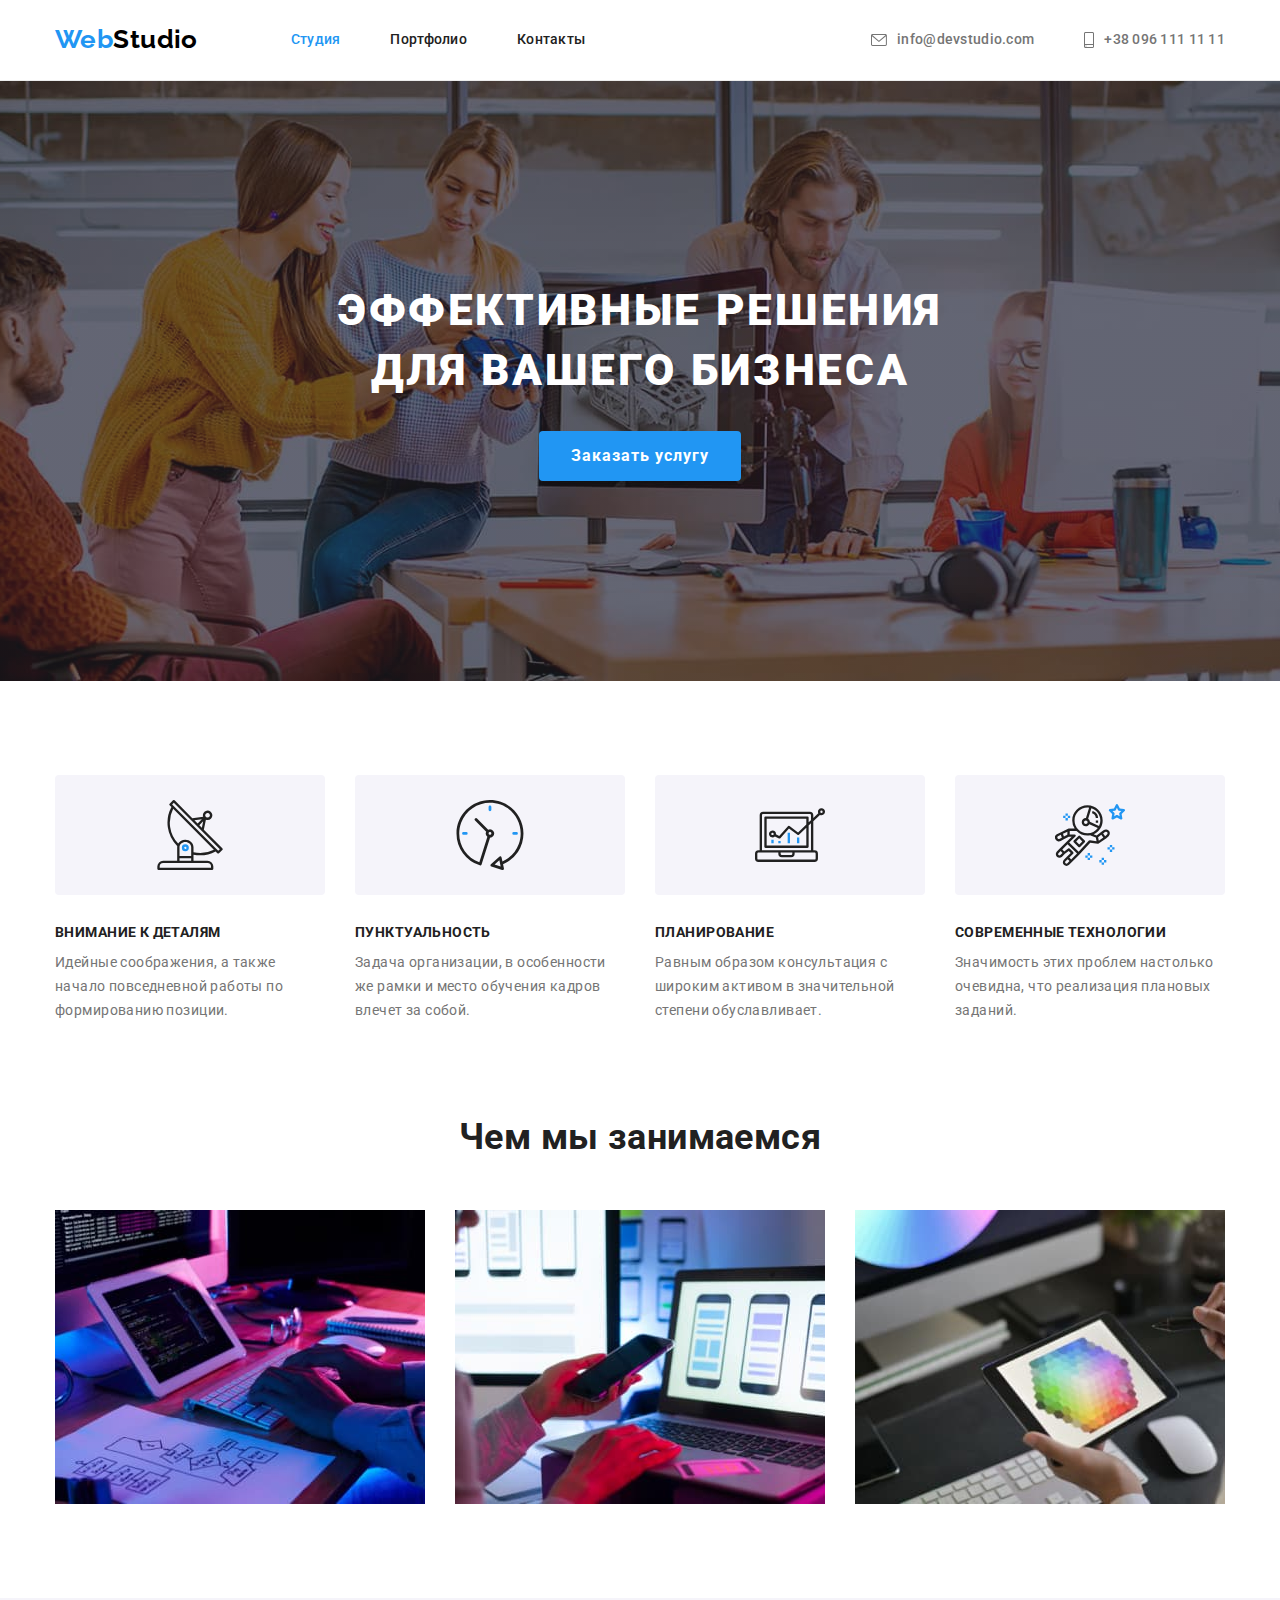
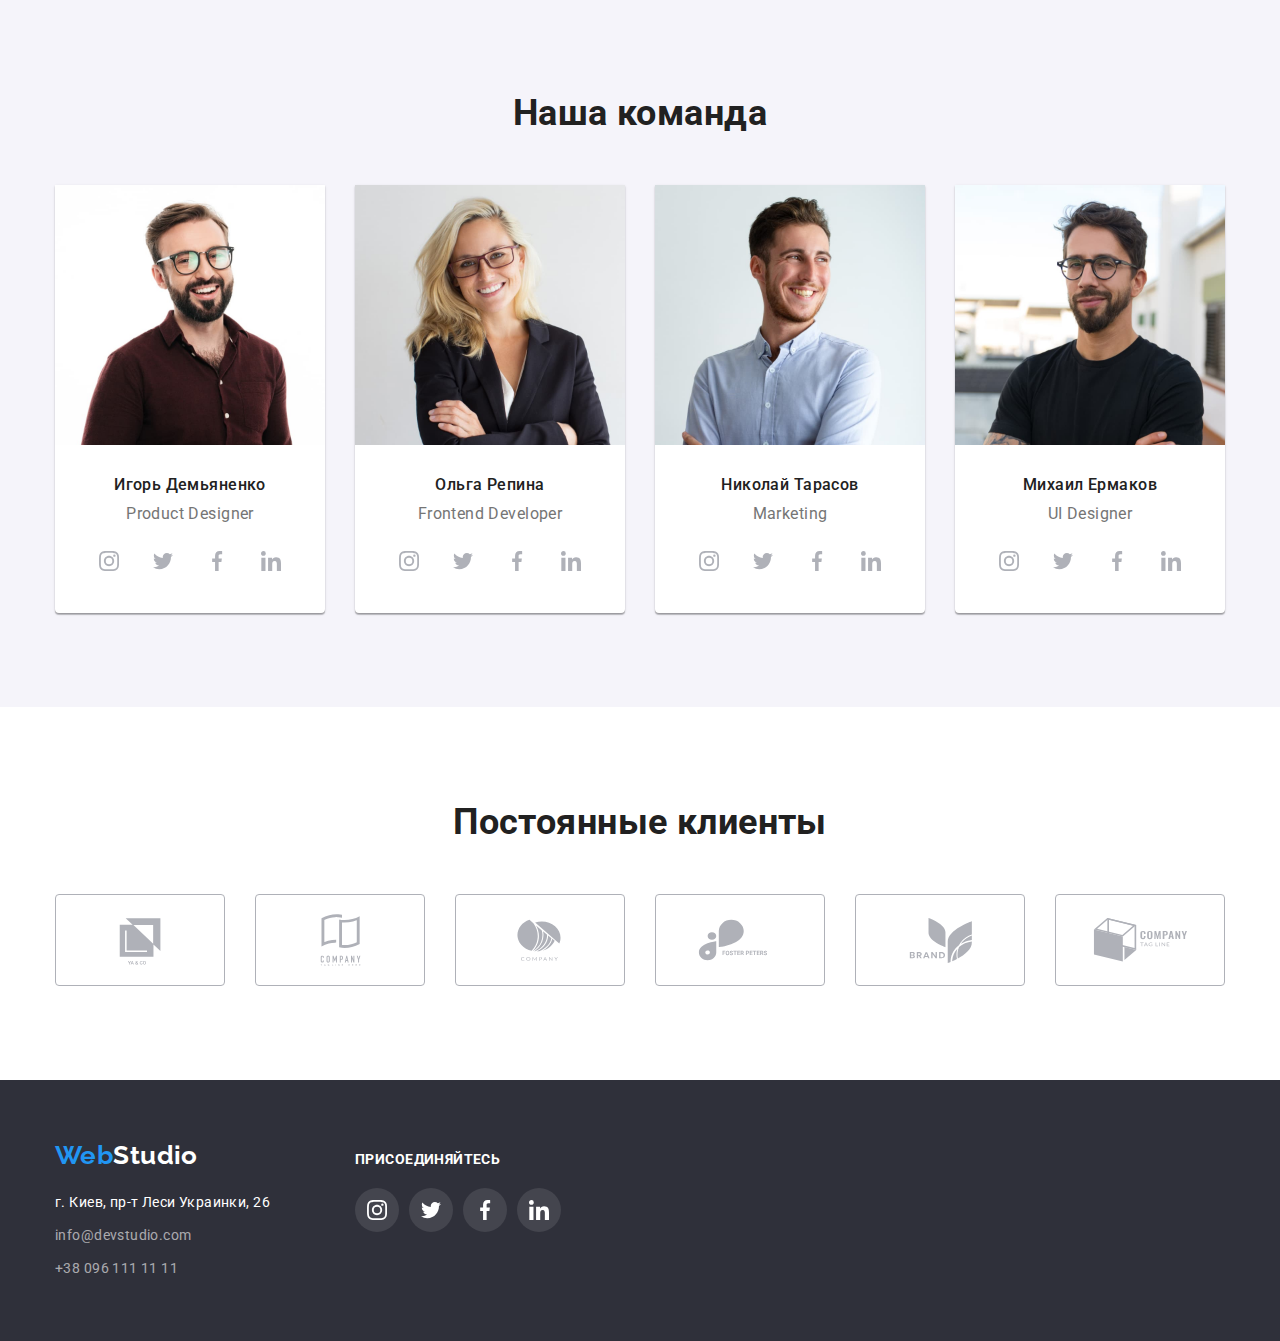
<file: index.html>
<!DOCTYPE html>
<html lang="ru">
  <head>
    <meta charset="UTF-8" />
    <meta http-equiv="X-UA-Compatible" content="IE=edge" />
    <meta name="viewport" content="width=device-width, initial-scale=1.0" />
    <title>HW-01</title>
    <link rel="preconnect" href="https://fonts.googleapis.com" />
    <link rel="preconnect" href="https://fonts.gstatic.com" crossorigin />
    <link
      href="https://fonts.googleapis.com/css2?family=Raleway:wght@700&family=Roboto:wght@400;500;700;900&display=swap"
      rel="stylesheet"
    />
    <link
      rel="stylesheet"
      href="https://cdnjs.cloudflare.com/ajax/libs/modern-normalize/1.1.0/modern-normalize.min.css"
    />
    <link rel="stylesheet" href="./css/styles.css" />
  </head>

  <body>
    <header class="header">
      <div class="container flexbox">
        <nav class="flexbox">
          <a class="logo link" href="./index.html"><span class="first-part">Web</span>Studio</a>
          <ul class="navigation list flexbox">
            <li class="item"><a class="link current" href="./index.html">Студия</a></li>
            <li class="item"><a class="link" href="./portfolio.html">Портфолио</a></li>
            <li class="item"><a class="link" href="">Контакты</a></li>
          </ul>
        </nav>
        <ul class="contacts list flexbox">
          <li class="item">
            <a class="link" href="mailto:info@devstudio.com">
              <svg class="icon envelope" width="16" height="12">
                <use href="./images/icons.svg#icon-envelope"></use>
              </svg>
              info@devstudio.com
            </a>
          </li>
          <li class="item">
            <a class="link" href="tel:+380961111111">
              <svg class="icon smartphone" width="10" height="16">
                <use href="./images/icons.svg#icon-smartphone"></use>
              </svg>
              +38 096 111 11 11
            </a>
          </li>
        </ul>
      </div>
    </header>

    <main>
      <section class="banner section">
        <div class="container">
          <h1 class="banner-title">Эффективные решения для вашего бизнеса</h1>
          <button class="order-button" type="button">Заказать услугу</button>
        </div>
      </section>

      <section class="benefits section">
        <div class="container">
          <h2 class="hidden">Наши преимущества</h2>
          <ul class="list flexbox">
            <li class="item">
              <div class="thumb">
                <svg class="icon" width="70" height="70">
                  <use href="./images/icons.svg#icon-antenna"></use>
                </svg>
              </div>
              <h3 class="title">Внимание к деталям</h3>
              <p class="text">
                Идейные соображения, а также начало повседневной работы по формированию позиции.
              </p>
            </li>
            <li class="item">
              <div class="thumb">
                <svg class="icon" width="70" height="70">
                  <use href="./images/icons.svg#icon-clock"></use>
                </svg>
              </div>
              <h3 class="title">Пунктуальность</h3>
              <p class="text">
                Задача организации, в особенности же рамки и место обучения кадров влечет за собой.
              </p>
            </li>
            <li class="item">
              <div class="thumb">
                <svg class="icon" width="70" height="70">
                  <use href="./images/icons.svg#icon-diagram"></use>
                </svg>
              </div>
              <h3 class="title">Планирование</h3>
              <p class="text">
                Равным образом консультация с широким активом в значительной степени обуславливает.
              </p>
            </li>
            <li class="item">
              <div class="thumb">
                <svg class="icon" width="70" height="70">
                  <use href="./images/icons.svg#icon-astronaut"></use>
                </svg>
              </div>
              <h3 class="title">Современные технологии</h3>
              <p class="text">
                Значимость этих проблем настолько очевидна, что реализация плановых заданий.
              </p>
            </li>
          </ul>
        </div>
      </section>

      <section class="services section">
        <div class="container">
          <h2 class="section-title">Чем мы занимаемся</h2>
          <ul class="list flexbox">
            <li class="item">
              <img src="./images/box1.jpg" alt="Написание алгоритма" width="370" height="294" />
            </li>
            <li class="item">
              <img src="./images/box2.jpg" alt="Разработка приложений" width="370" height="294" />
            </li>
            <li class="item">
              <img src="./images/box3.jpg" alt="Дизайн" width="370" height="294" />
            </li>
          </ul>
        </div>
      </section>

      <section class="team section">
        <div class="container">
          <h2 class="section-title">Наша команда</h2>
          <ul class="list flexbox">
            <li class="item card">
              <img src="./images/photo1.jpg" alt="Фотография сотрудника" width="270" height="260" />
              <div class="team-member">
                <h3 class="member-name">Игорь Демьяненко</h3>
                <p class="member-position" lang="en">Product Designer</p>
                <ul class="list flexbox">
                  <li class="network">
                    <a class="social-network" href="" aria-label="instagram">
                      <svg class="icon" width="20" height="20">
                        <use href="./images/icons.svg#icon-instagram"></use>
                      </svg>
                    </a>
                  </li>
                  <li class="network">
                    <a class="social-network" href="" aria-label="twitter">
                      <svg class="icon" width="20" height="20">
                        <use href="./images/icons.svg#icon-twitter"></use>
                      </svg>
                    </a>
                  </li>
                  <li class="network">
                    <a class="social-network" href="" aria-label="facebook">
                      <svg class="icon" width="20" height="20">
                        <use href="./images/icons.svg#icon-facebook"></use>
                      </svg>
                    </a>
                  </li>
                  <li class="network">
                    <a class="social-network" href="" aria-label="linkedin">
                      <svg class="icon" width="20" height="20">
                        <use href="./images/icons.svg#icon-linkedin"></use>
                      </svg>
                    </a>
                  </li>
                </ul>
              </div>
            </li>
            <li class="item card">
              <img src="./images/photo2.jpg" alt="Фотография сотрудника" width="270" height="260" />
              <div class="team-member">
                <h3 class="member-name">Ольга Репина</h3>
                <p class="member-position" lang="en">Frontend Developer</p>
                <ul class="list flexbox">
                  <li class="network">
                    <a class="social-network" href="" aria-label="instagram">
                      <svg class="icon" width="20" height="20">
                        <use href="./images/icons.svg#icon-instagram"></use>
                      </svg>
                    </a>
                  </li>
                  <li class="network">
                    <a class="social-network" href="" aria-label="twitter">
                      <svg class="icon" width="20" height="20">
                        <use href="./images/icons.svg#icon-twitter"></use>
                      </svg>
                    </a>
                  </li>
                  <li class="network">
                    <a class="social-network" href="" aria-label="facebook">
                      <svg class="icon" width="20" height="20">
                        <use href="./images/icons.svg#icon-facebook"></use>
                      </svg>
                    </a>
                  </li>
                  <li class="network">
                    <a class="social-network" href="" aria-label="linkedin">
                      <svg class="icon" width="20" height="20">
                        <use href="./images/icons.svg#icon-linkedin"></use>
                      </svg>
                    </a>
                  </li>
                </ul>
              </div>
            </li>
            <li class="item card">
              <img src="./images/photo3.jpg" alt="Фотография сотрудника" width="270" height="260" />
              <div class="team-member">
                <h3 class="member-name">Николай Тарасов</h3>
                <p class="member-position" lang="en">Marketing</p>
                <ul class="list flexbox">
                  <li class="network">
                    <a class="social-network" href="" aria-label="instagram">
                      <svg class="icon" width="20" height="20">
                        <use href="./images/icons.svg#icon-instagram"></use>
                      </svg>
                    </a>
                  </li>
                  <li class="network">
                    <a class="social-network" href="" aria-label="twitter">
                      <svg class="icon" width="20" height="20">
                        <use href="./images/icons.svg#icon-twitter"></use>
                      </svg>
                    </a>
                  </li>
                  <li class="network">
                    <a class="social-network" href="" aria-label="facebook">
                      <svg class="icon" width="20" height="20">
                        <use href="./images/icons.svg#icon-facebook"></use>
                      </svg>
                    </a>
                  </li>
                  <li class="network">
                    <a class="social-network" href="" aria-label="linkedin">
                      <svg class="icon" width="20" height="20">
                        <use href="./images/icons.svg#icon-linkedin"></use>
                      </svg>
                    </a>
                  </li>
                </ul>
              </div>
            </li>
            <li class="item card">
              <img src="./images/photo4.jpg" alt="Фотография сотрудника" width="270" height="260" />
              <div class="team-member">
                <h3 class="member-name">Михаил Ермаков</h3>
                <p class="member-position" lang="en">UI Designer</p>
                <ul class="list flexbox">
                  <li class="network">
                    <a class="social-network" href="" aria-label="instagram">
                      <svg class="icon" width="20" height="20">
                        <use href="./images/icons.svg#icon-instagram"></use>
                      </svg>
                    </a>
                  </li>
                  <li class="network">
                    <a class="social-network" href="" aria-label="twitter">
                      <svg class="icon" width="20" height="20">
                        <use href="./images/icons.svg#icon-twitter"></use>
                      </svg>
                    </a>
                  </li>
                  <li class="network">
                    <a class="social-network" href="" aria-label="facebook">
                      <svg class="icon" width="20" height="20">
                        <use href="./images/icons.svg#icon-facebook"></use>
                      </svg>
                    </a>
                  </li>
                  <li class="network">
                    <a class="social-network" href="" aria-label="linkedin">
                      <svg class="icon" width="20" height="20">
                        <use href="./images/icons.svg#icon-linkedin"></use>
                      </svg>
                    </a>
                  </li>
                </ul>
              </div>
            </li>
          </ul>
        </div>
      </section>

      <section class="clients section">
        <div class="container">
          <h2 class="section-title">Постоянные клиенты</h2>
          <ul class="list flexbox">
            <li class="clients-item">
              <a class="clients-link" href="">
                <svg class="icon" width="106" height="60">
                  <use href="./images/icons.svg#icon-client1"></use>
                </svg>
              </a>
            </li>
            <li class="clients-item">
              <a class="clients-link" href="">
                <svg class="icon" width="106" height="60">
                  <use href="./images/icons.svg#icon-client2"></use>
                </svg>
              </a>
            </li>
            <li class="clients-item">
              <a class="clients-link" href="">
                <svg class="icon" width="106" height="60">
                  <use href="./images/icons.svg#icon-client3"></use>
                </svg>
              </a>
            </li>
            <li class="clients-item">
              <a class="clients-link" href="">
                <svg class="icon" width="106" height="60">
                  <use href="./images/icons.svg#icon-client4"></use>
                </svg>
              </a>
            </li>
            <li class="clients-item">
              <a class="clients-link" href="">
                <svg class="icon" width="106" height="60">
                  <use href="./images/icons.svg#icon-client5"></use>
                </svg>
              </a>
            </li>
            <li class="clients-item">
              <a class="clients-link" href="">
                <svg class="icon" width="106" height="60">
                  <use href="./images/icons.svg#icon-client6"></use>
                </svg>
              </a>
            </li>
          </ul>
        </div>
      </section>
    </main>

    <footer class="footer">
      <div class="container flexbox">
        <div>
          <a class="logo link" href="./index.html"
            ><span class="first-part">Web</span><span class="second-part">Studio</span></a
          >
          <address>
            <ul class="list address">
              <li class="address-item">
                <a
                  class="link map"
                  href="https://goo.gl/maps/piqngm7oDQpEDh6u6"
                  target="_blank"
                  rel="noopener nofollow noreferrer"
                  >г. Киев, пр-т Леси Украинки, 26</a
                >
              </li>
              <li class="address-item">
                <a class="link contact" href="mailto:info@devstudio.com">info@devstudio.com</a>
              </li>
              <li class="address-item">
                <a class="link contact" href="tel:+380961111111">+38 096 111 11 11</a>
              </li>
            </ul>
          </address>
        </div>
        <div class="footer-network">
          <p class="call">присоединяйтесь</p>
          <ul class="list flexbox">
            <li class="network">
              <a class="social-network" href="" aria-label="instagram">
                <svg class="icon" width="20" height="20">
                  <use href="./images/icons.svg#icon-instagram"></use>
                </svg>
              </a>
            </li>
            <li class="network">
              <a class="social-network" href="" aria-label="twitter">
                <svg class="icon" width="20" height="20">
                  <use href="./images/icons.svg#icon-twitter"></use>
                </svg>
              </a>
            </li>
            <li class="network">
              <a class="social-network" href="" aria-label="facebook">
                <svg class="icon" width="20" height="20">
                  <use href="./images/icons.svg#icon-facebook"></use>
                </svg>
              </a>
            </li>
            <li class="network">
              <a class="social-network" href="" aria-label="linkedin">
                <svg class="icon" width="20" height="20">
                  <use href="./images/icons.svg#icon-linkedin"></use>
                </svg>
              </a>
            </li>
          </ul>
        </div>
      </div>
    </footer>
  </body>
</html>
</file>
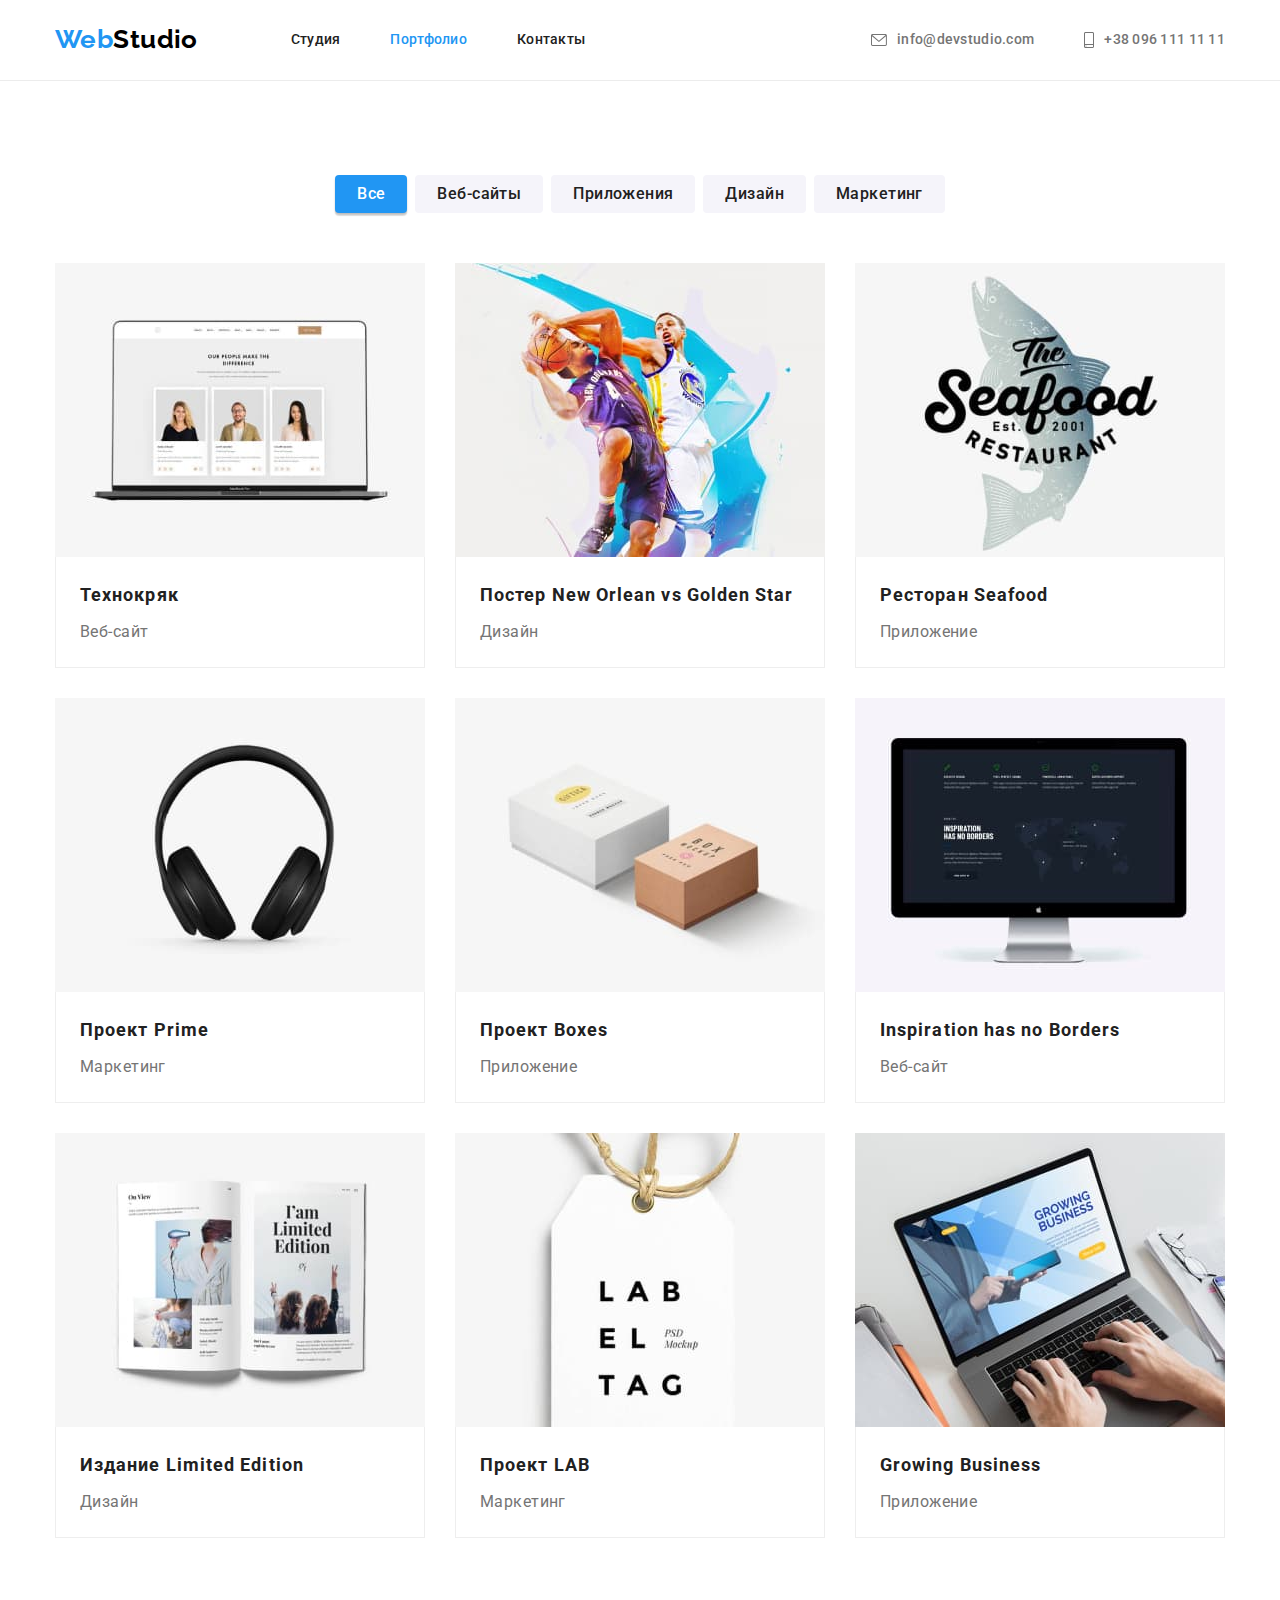
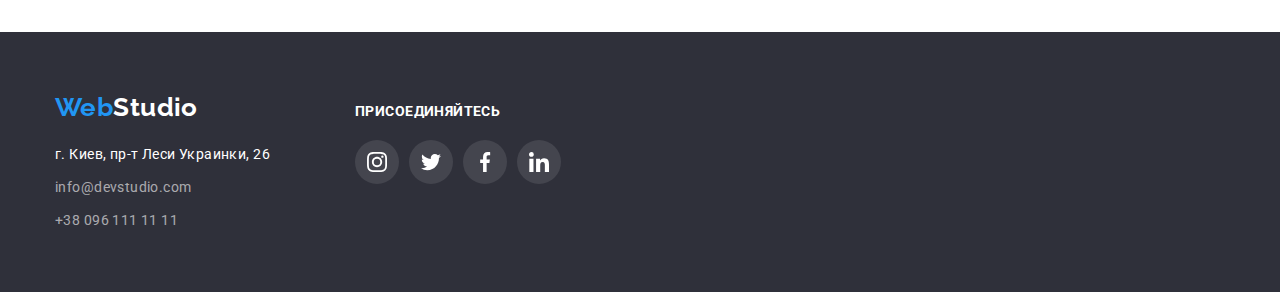
<file: portfolio.html>
<!DOCTYPE html>
<html lang="ru">
  <head>
    <meta charset="UTF-8" />
    <meta http-equiv="X-UA-Compatible" content="IE=edge" />
    <meta name="viewport" content="width=device-width, initial-scale=1.0" />
    <title>Portfolio</title>
    <link rel="preconnect" href="https://fonts.googleapis.com" />
    <link rel="preconnect" href="https://fonts.gstatic.com" crossorigin />
    <link
      href="https://fonts.googleapis.com/css2?family=Raleway:wght@700&family=Roboto:wght@400;500;700;900&display=swap"
      rel="stylesheet"
    />
    <link
      rel="stylesheet"
      href="https://cdnjs.cloudflare.com/ajax/libs/modern-normalize/1.1.0/modern-normalize.min.css"
    />
    <link rel="stylesheet" href="./css/styles.css" />
  </head>

  <body>
    <header class="header">
      <div class="container flexbox">
        <nav class="flexbox">
          <a class="logo link" href="./index.html"><span class="first-part">Web</span>Studio</a>
          <ul class="navigation list flexbox">
            <li class="item"><a class="link" href="./index.html">Студия</a></li>
            <li class="item"><a class="link current" href="./portfolio.html">Портфолио</a></li>
            <li class="item"><a class="link" href="">Контакты</a></li>
          </ul>
        </nav>
        <ul class="contacts list flexbox">
          <li class="item">
            <a class="link" href="mailto:info@devstudio.com">
              <svg class="icon envelope" width="16" height="12">
                <use href="./images/icons.svg#icon-envelope"></use>
              </svg>
              info@devstudio.com
            </a>
          </li>
          <li class="item">
            <a class="link" href="tel:+380961111111">
              <svg class="icon smartphone" width="10" height="16">
                <use href="./images/icons.svg#icon-smartphone"></use>
              </svg>
              +38 096 111 11 11
            </a>
          </li>
        </ul>
      </div>
    </header>

    <main>
      <section class="section">
        <div class="container">
          <h1 class="hidden">Примеры работ</h1>
          <ul class="list filter flexbox">
            <li class="item"><button class="filter-button current" type="button">Все</button></li>
            <li class="item"><button class="filter-button" type="button">Веб-сайты</button></li>
            <li class="item"><button class="filter-button" type="button">Приложения</button></li>
            <li class="item"><button class="filter-button" type="button">Дизайн</button></li>
            <li class="item"><button class="filter-button" type="button">Маркетинг</button></li>
          </ul>

          <ul class="list projects flexbox">
            <li class="projects-item">
              <a class="link" href="">
                <img src="./images/team.jpg" alt="Команда технокряка" width="370" height="294" />
                <div class="position">
                  <h2 class="title">Технокряк</h2>
                  <p class="type">Веб-сайт</p>
                </div>
              </a>
            </li>
            <li class="projects-item">
              <a class="link" href="">
                <img src="./images/poster.jpg" alt="Баскетболисты" width="370" height="294" />
                <div class="position">
                  <h2 class="title">Постер New Orlean vs Golden Star</h2>
                  <p class="type">Дизайн</p>
                </div>
              </a>
            </li>
            <li class="projects-item">
              <a class="link" href="">
                <img
                  src="./images/restaurant.jpg"
                  alt="Логотип ресторана"
                  width="370"
                  height="294"
                />
                <div class="position">
                  <h2 class="title">Ресторан Seafood</h2>
                  <p class="type">Приложение</p>
                </div>
              </a>
            </li>
            <li class="projects-item">
              <a class="link" href="">
                <img src="./images/headphone.jpg" alt="Наушники" width="370" height="294" />
                <div class="position">
                  <h2 class="title">Проект Prime</h2>
                  <p class="type">Маркетинг</p>
                </div>
              </a>
            </li>
            <li class="projects-item">
              <a class="link" href="">
                <img src="./images/boxes.jpg" alt="Коробки" width="370" height="294" />
                <div class="position">
                  <h2 class="title">Проект Boxes</h2>
                  <p class="type">Приложение</p>
                </div>
              </a>
            </li>
            <li class="projects-item">
              <a class="link" href="">
                <img src="./images/screen.jpg" alt="Монитор" width="370" height="294" />
                <div class="position">
                  <h2 class="title" lang="en">Inspiration has no Borders</h2>
                  <p class="type">Веб-сайт</p>
                </div>
              </a>
            </li>
            <li class="projects-item">
              <a class="link" href="">
                <img src="./images/magazine.jpg" alt="Журнал" width="370" height="294" />
                <div class="position">
                  <h2 class="title">Издание Limited Edition</h2>
                  <p class="type">Дизайн</p>
                </div>
              </a>
            </li>
            <li class="projects-item">
              <a class="link" href="">
                <img src="./images/label.jpg" alt="Ярлык" width="370" height="294" />
                <div class="position">
                  <h2 class="title">Проект LAB</h2>
                  <p class="type">Маркетинг</p>
                </div>
              </a>
            </li>
            <li class="projects-item">
              <a class="link" href="">
                <img src="./images/laptop.jpg" alt="Ноутбук" width="370" height="294" />
                <div class="position">
                  <h2 class="title" lang="en">Growing Business</h2>
                  <p class="type">Приложение</p>
                </div>
              </a>
            </li>
          </ul>
        </div>
      </section>
    </main>

    <footer class="footer">
      <div class="container flexbox">
        <div>
          <a class="logo link" href="./index.html"
            ><span class="first-part">Web</span><span class="second-part">Studio</span></a
          >
          <address>
            <ul class="list address">
              <li class="address-item">
                <a
                  class="link map"
                  href="https://goo.gl/maps/piqngm7oDQpEDh6u6"
                  target="_blank"
                  rel="noopener nofollow noreferrer"
                  >г. Киев, пр-т Леси Украинки, 26</a
                >
              </li>
              <li class="address-item">
                <a class="link contact" href="mailto:info@devstudio.com">info@devstudio.com</a>
              </li>
              <li class="address-item">
                <a class="link contact" href="tel:+380961111111">+38 096 111 11 11</a>
              </li>
            </ul>
          </address>
        </div>
        <div class="footer-network">
          <p class="call">присоединяйтесь</p>
          <ul class="list flexbox">
            <li class="network">
              <a class="social-network" href="" aria-label="instagram">
                <svg class="icon" width="20" height="20">
                  <use href="./images/icons.svg#icon-instagram"></use>
                </svg>
              </a>
            </li>
            <li class="network">
              <a class="social-network" href="" aria-label="twitter">
                <svg class="icon" width="20" height="20">
                  <use href="./images/icons.svg#icon-twitter"></use>
                </svg>
              </a>
            </li>
            <li class="network">
              <a class="social-network" href="" aria-label="facebook">
                <svg class="icon" width="20" height="20">
                  <use href="./images/icons.svg#icon-facebook"></use>
                </svg>
              </a>
            </li>
            <li class="network">
              <a class="social-network" href="" aria-label="linkedin">
                <svg class="icon" width="20" height="20">
                  <use href="./images/icons.svg#icon-linkedin"></use>
                </svg>
              </a>
            </li>
          </ul>
        </div>
      </div>
    </footer>
  </body>
</html>
</file>
<file: css/styles.css>
html {
  box-sizing: border-box;
}

*,
*::after,
*::before {
  box-sizing: inherit;
}

:root {
  --primary-bg-color: #ffffff;
  --additional-bg-color: #f5f4fa;
  --footer-bg-color: #2f303a;
  --blue-color: #2196f3;
  --heading-text: #212121;
  --primary-text: #757575;
  --black-color: #000000;
  --border-color: #ececec;
  --card-border-color: #eeeeee;
  --white-translucent: rgba(255, 255, 255, 0.6);
  --icon-color: #afb1b8;
  --icon-bg-color: rgba(255, 255, 255, 0.1);
  --main-font-family: Roboto;
  --bold: 700;
  --primary-font-size: 16px;
}

body {
  color: var(--primary-text);
  font-family: var(--main-font-family), sans-serif;
  font-size: 14px;
  line-height: 1.7;
  letter-spacing: 0.03em;
}

img {
  display: block;
  width: 100%;
}

.container {
  margin-left: auto;
  margin-right: auto;
  width: 1200px;
  padding-left: 15px;
  padding-right: 15px;
}

.flexbox {
  display: flex;
  align-items: center;
}

.header,
.benefits,
.services,
.filter,
.projects,
.clients {
  background-color: var(--primary-bg-color);
}

/* Header */
.header {
  border-bottom: 1px solid var(--border-color);
}

.link {
  text-decoration: none;
  color: inherit;
}

.header .logo {
  margin-right: 93px;
}

.logo {
  font-family: 'Raleway', sans-serif;
  font-weight: var(--bold);
  font-size: 26px;
  line-height: 1.2;
  color: var(--black-color);
}

.logo .first-part {
  color: var(--blue-color);
}

.list {
  list-style: none;
}

ul {
  margin-top: 0;
  margin-bottom: 0;
  padding-left: 0;
}

.navigation > .item:not(:last-child),
.contacts > .item:not(:last-child) {
  margin-right: 50px;
}

.contacts {
  margin-left: auto;
}

.navigation .link,
.contacts .link {
  padding-top: 32px;
  padding-bottom: 32px;

  font-weight: 500;
  line-height: 1.14;
  letter-spacing: 0.02em;
}

.navigation .link {
  display: block;
  color: var(--heading-text);
}

.contacts .link {
  display: flex;
  color: var(--primary-text);
}

.link.current,
.navigation .link:hover,
.navigation .link:focus,
.contacts .link:hover,
.contacts .link:focus,
.contact.link:focus,
.contact.link:hover {
  color: var(--blue-color);
}

.icon {
  display: block;
  align-self: center;

  fill: currentColor;
}

.contacts .icon {
  margin-right: 10px;
}

/* Main page */

.section {
  padding-top: 94px;
  padding-bottom: 94px;
}

.banner {
  padding-top: 200px;
  padding-bottom: 200px;
  min-height: 600px;
  max-width: 1600px;
  margin-left: auto;
  margin-right: auto;
  background-image: linear-gradient(to right, rgba(47, 48, 58, 0.4), rgba(47, 48, 58, 0.4)),
    url('../images/bunner.jpg');
  background-position: center;
  background-repeat: no-repeat;
  background-size: cover;

  background-color: var(--footer-bg-color);
  text-align: center;
}

.banner-title {
  margin-top: 0;
  margin-bottom: 30px;
  margin-left: auto;
  margin-right: auto;
  width: 696px;

  color: var(--primary-bg-color);
  font-weight: 900;
  font-size: 44px;
  line-height: 1.36;
  letter-spacing: 0.06em;
  text-transform: uppercase;
}

.order-button {
  padding: 10px 32px;
  box-shadow: 0px 4px 4px rgba(0, 0, 0, 0.15);
  border-radius: 4px;
  border-width: 0px;

  background-color: var(--blue-color);
  color: var(--primary-bg-color);
  font-family: var(--main-font-family);
  font-weight: var(--bold);
  font-size: var(--primary-font-size);
  line-height: 1.88;
  text-align: center;
  letter-spacing: 0.06em;
  cursor: pointer;
}

.benefits {
  padding-bottom: 0px;
}

.hidden {
  position: absolute;
  width: 1px;
  height: 1px;
  margin: -1px;
  border: 0;
  padding: 0;
  white-space: nowrap;
  clip-path: inset(100%);
  clip: rect(0 0 0 0);
  overflow: hidden;
}

.benefits .item {
  width: 270px;
}

.thumb {
  margin-bottom: 30px;
  padding: 25px 100px;

  background-color: var(--additional-bg-color);
  border-radius: 4px;
}

.item:not(:last-child) {
  margin-right: 30px;
}

.text {
  margin-top: 10px;
  margin-bottom: 0;
}

.title,
.section-title {
  margin-top: 0;

  color: var(--heading-text);
  font-weight: var(--bold);
}

.section-title {
  margin-bottom: 50px;
}

.benefits .title {
  margin-bottom: 0;
}

.benefits .title,
.footer .call {
  font-size: inherit;
  line-height: 1.14;
  text-transform: uppercase;
}

.section-title {
  font-size: 36px;
  line-height: 1.2;
  text-align: center;
}

.team {
  background-color: var(--additional-bg-color);
}

.card {
  box-shadow: 0px 1px 3px rgba(0, 0, 0, 0.12), 0px 1px 1px rgba(0, 0, 0, 0.14),
    0px 2px 1px rgba(0, 0, 0, 0.2);
  border-bottom-left-radius: 4px;
  border-bottom-right-radius: 4px;
  background-color: var(--primary-bg-color);
}

.team-member {
  padding: 30px 32px;
}

.member-name {
  margin-top: 0;
  margin-bottom: 10px;

  color: var(--heading-text);
  font-weight: 500;
}

.member-position {
  margin-top: 0;
  margin-bottom: 16px;
}

.member-name,
.member-position {
  font-size: var(--primary-font-size);
  line-height: 1.2;
  text-align: center;
}

.social-network {
  display: block;
  padding: 12px;
  height: 44px;
  width: 44px;
  border-radius: 50%;
}

.team .social-network {
  color: var(--icon-color);
}

.footer .social-network {
  color: var(--primary-bg-color);
  background-color: var(--icon-bg-color);
}

.social-network:hover,
.social-network:focus {
  background-color: var(--blue-color);

  color: var(--primary-bg-color);
}

.network:not(:last-child) {
  margin-right: 10px;
}

.social-network .icon {
  fill: currentColor;
}

.clients-link {
  display: block;
  padding: 16px 32px;
  height: 92px;
  width: 170px;

  color: var(--icon-color);
  border: 1px solid var(--icon-color);
  border-radius: 4px;
}

.clients-link:hover,
.clients-link:focus {
  color: var(--blue-color);
  border-color: var(--blue-color);
}

.clients-item:not(:last-child) {
  margin-right: 30px;
}

/* Portfolio */

.filter {
  margin-bottom: 50px;
  justify-content: center;
}

.filter .item:not(:last-child) {
  margin-right: 8px;
}

.filter-button {
  padding: 6px 22px;
  border-radius: 4px;
  border-width: 0;

  background-color: var(--additional-bg-color);
  color: var(--heading-text);
  font-family: inherit;
  font-weight: 500;
  font-size: var(--primary-font-size);
  line-height: 1.6;
  text-align: center;
  letter-spacing: inherit;
  cursor: pointer;
}

.current.filter-button {
  background-color: var(--blue-color);
  color: var(--primary-bg-color);
  box-shadow: 0px 3px 1px rgba(0, 0, 0, 0.1), 0px 1px 2px rgba(0, 0, 0, 0.08),
    0px 2px 2px rgba(0, 0, 0, 0.12);
}

.filter-button:hover,
.filter-button:focus {
  background-color: var(--blue-color);
  color: var(--primary-bg-color);
  box-shadow: 0px 3px 1px rgba(0, 0, 0, 0.1), 0px 1px 2px rgba(0, 0, 0, 0.08),
    0px 2px 2px rgba(0, 0, 0, 0.12);
}

.projects.flexbox {
  flex-wrap: wrap;
}

.projects-item:not(:nth-child(3n)) {
  margin-right: 30px;
}

.projects-item:not(:nth-last-child(-n + 3)) {
  margin-bottom: 30px;
}

.projects-item:hover,
.projects-item:focus {
  box-shadow: 0px 1px 1px rgba(0, 0, 0, 0.12), 0px 4px 4px rgba(0, 0, 0, 0.06),
    1px 4px 6px rgba(0, 0, 0, 0.16);
}

.position {
  padding-top: 20px;
  padding-left: 24px;
  padding-bottom: 20px;
  border-left: 1px solid var(--card-border-color);
  border-right: 1px solid var(--card-border-color);
  border-bottom: 1px solid var(--card-border-color);
}

.projects .title {
  margin-bottom: 0;

  font-size: 18px;
  line-height: 2;
  letter-spacing: 0.06em;
}

.projects .type {
  margin-top: 4px;
  margin-bottom: 0;

  color: var(--primary-text);
  font-size: var(--primary-font-size);
  line-height: 1.88;
}

/* Footer */

.footer {
  padding-top: 60px;
  padding-bottom: 60px;
  background-color: var(--footer-bg-color);
}

.footer .logo {
  display: inline-block;
  margin-bottom: 20px;
}

.logo .second-part {
  color: var(--primary-bg-color);
}

.address {
  font-style: normal;
}

.address-item:not(:last-child) {
  margin-bottom: 9px;
}

.address .map {
  color: var(--primary-bg-color);
}

.address .contact {
  color: var(--white-translucent);
}

.footer .call {
  margin-top: 0;
  margin-bottom: 20px;

  color: var(--primary-bg-color);
  font-weight: var(--bold);
}

.footer-network {
  margin-left: 85px;
  padding-top: 12px;
  align-self: flex-start;
}
</file>
